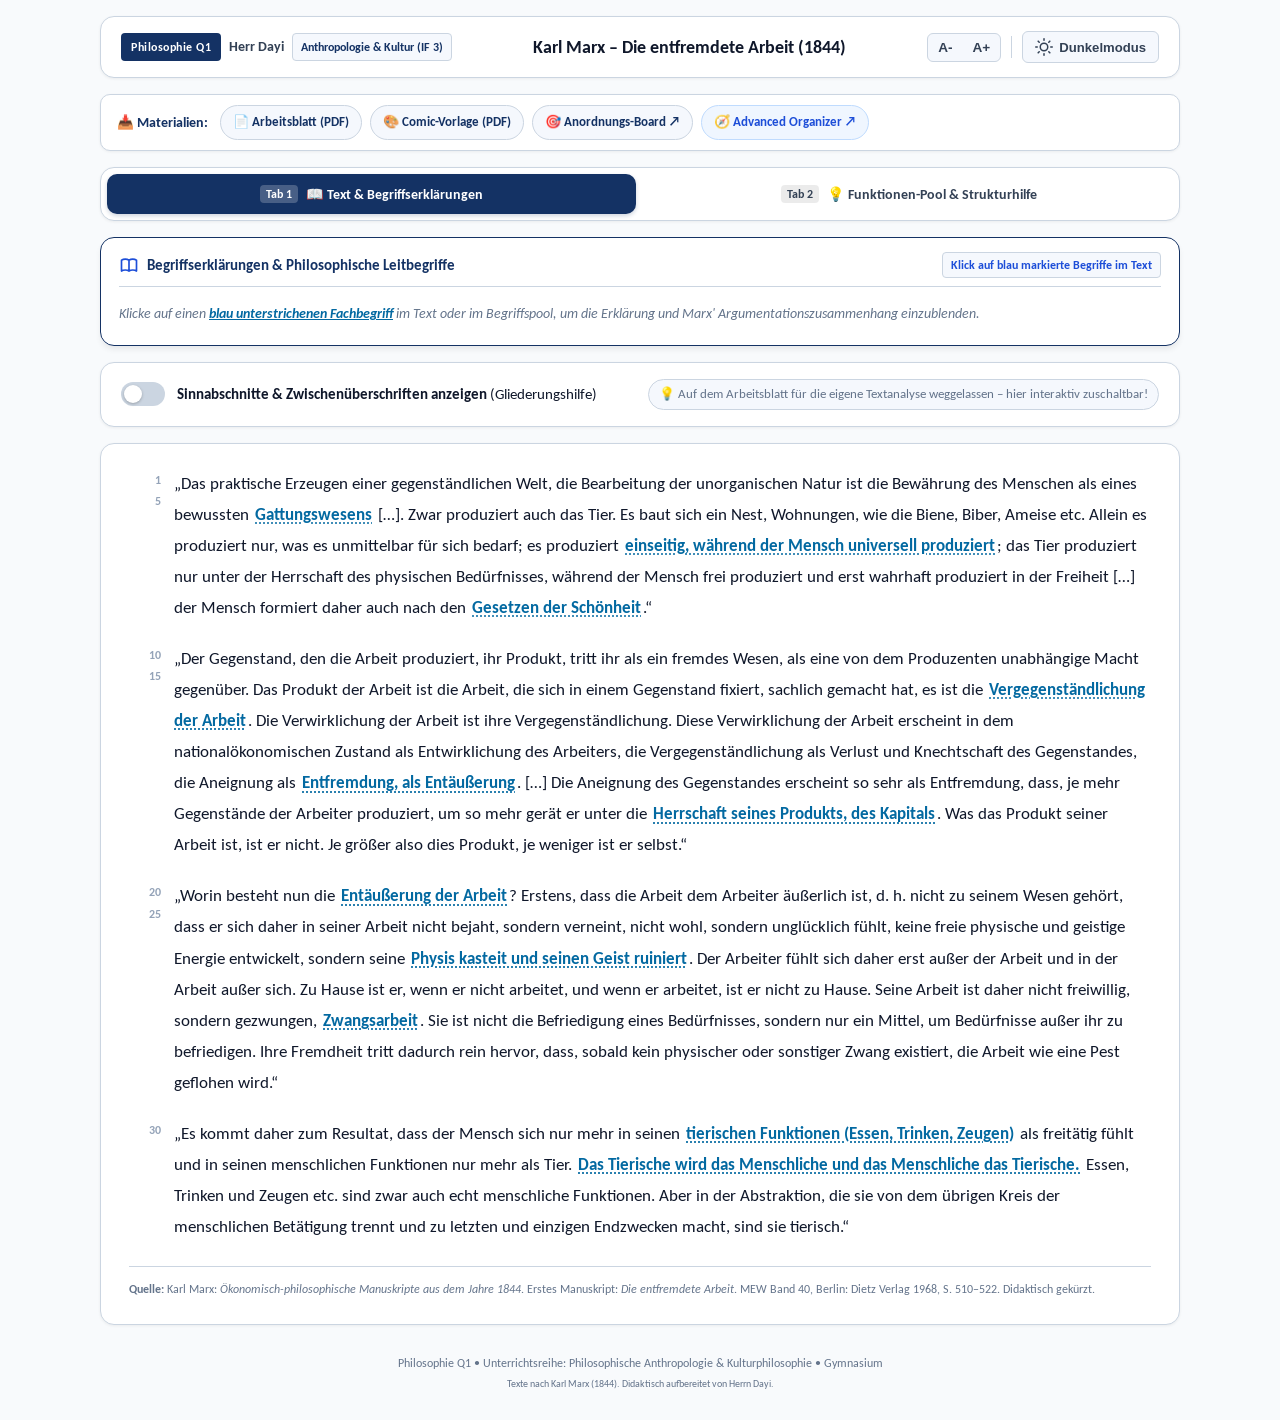
<file: index.html>
<!DOCTYPE html>
<html lang="de">
<head>
    <meta charset="UTF-8">
    <meta http-equiv="refresh" content="0; url=digitale%20Hilfe/">
    <title>Karl Marx: Digitale Lernumgebung</title>
    <script>window.location.href = "digitale%20Hilfe/";</script>
</head>
<body style="font-family: sans-serif; text-align: center; padding-top: 50px;">
    <p>Weiterleitung zur <a href="digitale%20Hilfe/">digitalen Hilfe</a>...</p>
</body>
</html>
</file>
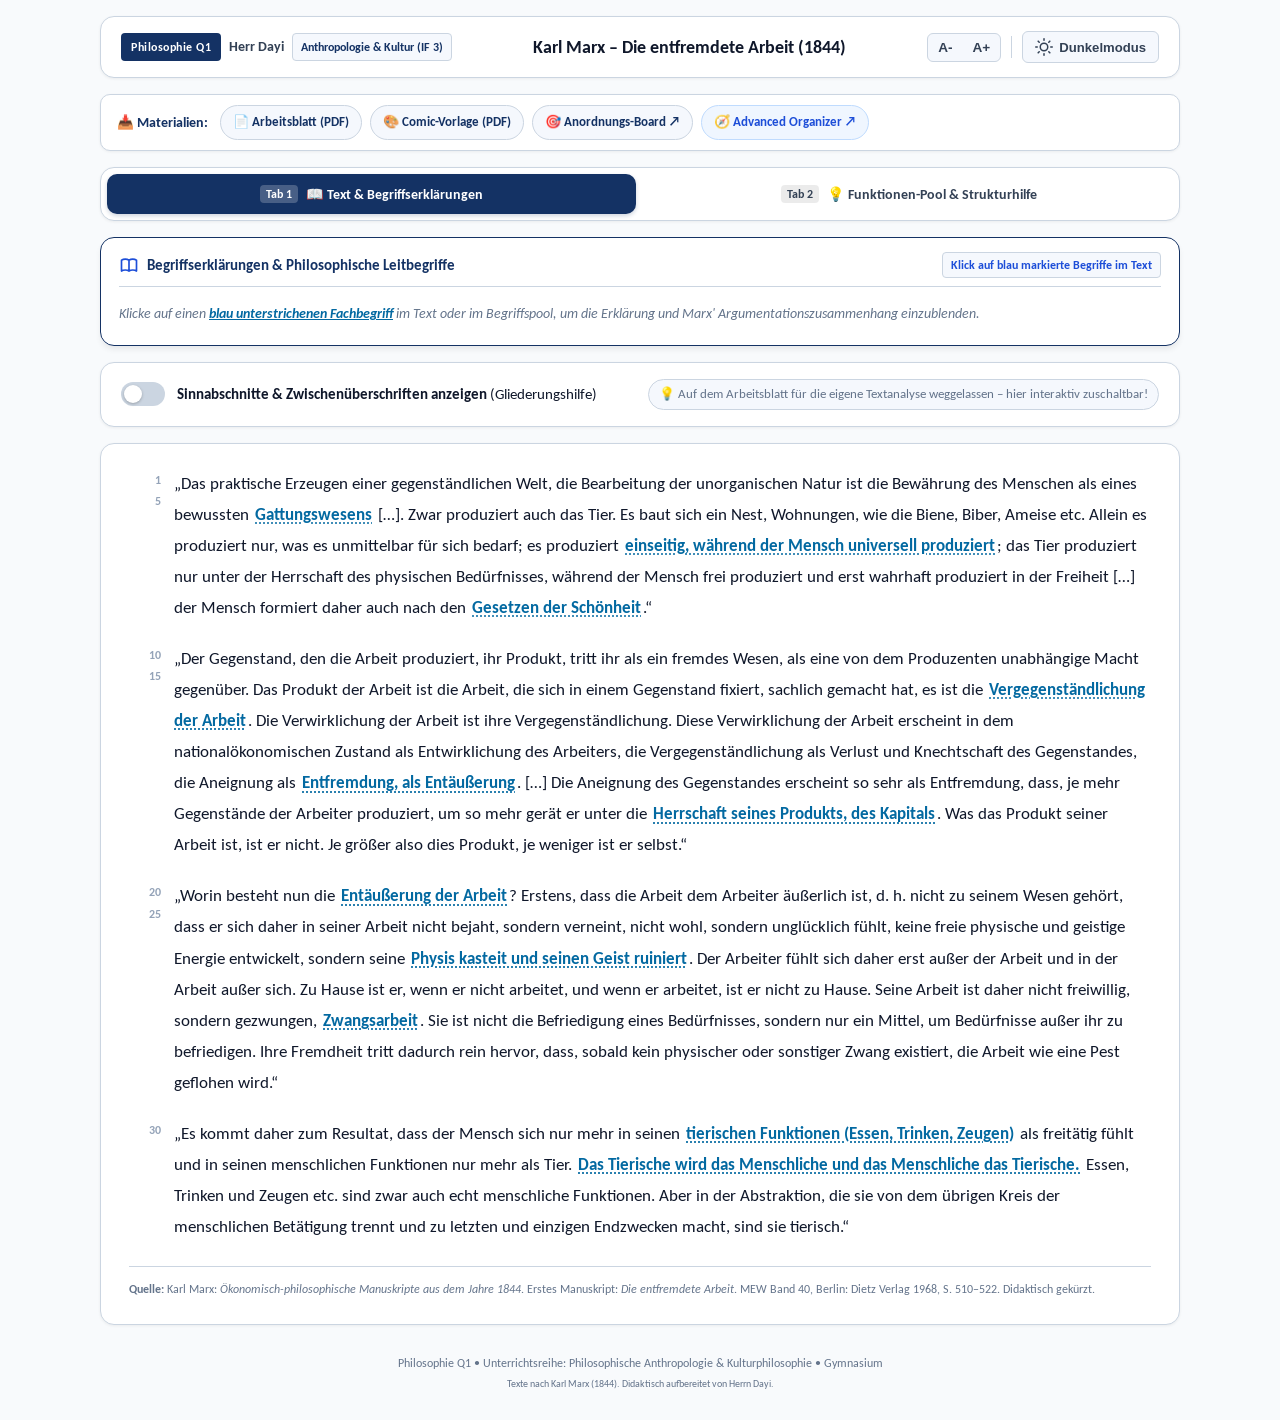
<file: digitale Hilfe/index.html>
<!DOCTYPE html>
<html lang="de">
<head>
    <meta charset="UTF-8">
    <meta name="viewport" content="width=device-width, initial-scale=1.0">
    <title>Karl Marx: Die entfremdete Arbeit (1844) – Digitale Lernumgebung</title>
    <!-- Google Fonts: Carlito (metric-compatible drop-in for Calibri) & Inter -->
    <link rel="preconnect" href="https://fonts.googleapis.com">
    <link rel="preconnect" href="https://fonts.gstatic.com" crossorigin>
    <link href="https://fonts.googleapis.com/css2?family=Carlito:ital,wght@0,400;0,700;1,400;1,700&family=Inter:wght@400;500;600;700&display=swap" rel="stylesheet">
    <link rel="stylesheet" href="style.css">
</head>
<body class="light-mode">
    <div class="app-container">

        <!-- Top App Header -->
        <header class="app-header">
            <div class="header-left">
                <span class="badge">Philosophie Q1</span>
                <span class="instructor">Herr Dayi</span>
                <span class="topic-tag">Anthropologie &amp; Kultur (IF 3)</span>
            </div>
            <div class="header-center">
                <h1 class="header-title">Karl Marx – Die entfremdete Arbeit (1844)</h1>
            </div>
            <div class="header-right">
                <div class="control-group">
                    <button id="btn-text-decrease" class="icon-btn" title="Schriftgröße verkleinern" aria-label="Schrift verkleinern">A-</button>
                    <button id="btn-text-increase" class="icon-btn" title="Schriftgröße vergrößern" aria-label="Schrift vergrößern">A+</button>
                </div>
                <div class="divider"></div>
                <button id="btn-theme-toggle" class="theme-toggle-btn" title="Farbschema wechseln" aria-label="Farbschema wechseln">
                    <svg class="sun-icon" xmlns="http://www.w3.org/2000/svg" width="18" height="18" viewBox="0 0 24 24" fill="none" stroke="currentColor" stroke-width="2" stroke-linecap="round" stroke-linejoin="round"><circle cx="12" cy="12" r="5"></circle><line x1="12" y1="1" x2="12" y2="3"></line><line x1="12" y1="21" x2="12" y2="23"></line><line x1="4.22" y1="4.22" x2="5.64" y2="5.64"></line><line x1="18.36" y1="18.36" x2="19.78" y2="19.78"></line><line x1="1" y1="12" x2="3" y2="12"></line><line x1="21" y1="12" x2="23" y2="12"></line><line x1="4.22" y1="19.78" x2="5.64" y2="18.36"></line><line x1="18.36" y1="5.64" x2="19.78" y2="4.22"></line></svg>
                    <svg class="moon-icon" xmlns="http://www.w3.org/2000/svg" width="18" height="18" viewBox="0 0 24 24" fill="none" stroke="currentColor" stroke-width="2" stroke-linecap="round" stroke-linejoin="round"><path d="M21 12.79A9 9 0 1 1 11.21 3 7 7 0 0 0 21 12.79z"></path></svg>
                    <span id="theme-text">Dunkelmodus</span>
                </button>
            </div>
        </header>

        <!-- Schnell-Download-Leiste -->
        <nav class="quick-downloads-bar" aria-label="Schnell-Downloads">
            <span style="font-weight: 700; color: var(--primary-blue); font-size: 0.85rem; margin-right: 4px;">📥 Materialien:</span>
            <a href="Arbeitsblatt_Marx.pdf" download class="dl-chip" title="Arbeitsblatt herunterladen">
                📄 Arbeitsblatt (PDF)
            </a>
            <a href="Comic_Vorlage_Marx.pdf" download class="dl-chip" title="Comic-Vorlage herunterladen">
                🎨 Comic-Vorlage (PDF)
            </a>
            <a href="https://herrdayi.github.io/Anordnung/" target="_blank" rel="noopener noreferrer" class="dl-chip" title="Zum interaktiven Anordnungs-Board für den Beamer">
                🎯 Anordnungs-Board ↗
            </a>
            <a href="https://herrdayi.github.io/AO/" target="_blank" rel="noopener noreferrer" class="dl-chip ao" title="Zum digitalen Advanced Organizer">
                🧭 Advanced Organizer ↗
            </a>
        </nav>

        <!-- Top Navigation (2 Tabs analog zu Freud) -->
        <nav class="top-chapter-nav" aria-label="Navigation">
            <button class="chap-tab-btn active" data-chap-tab="text">
                <span class="step-num">Tab 1</span>
                <span class="step-label">📖 Text &amp; Begriffserklärungen</span>
            </button>
            <button class="chap-tab-btn" data-chap-tab="hilfe">
                <span class="step-num">Tab 2</span>
                <span class="step-label">💡 Funktionen-Pool &amp; Strukturhilfe</span>
            </button>
        </nav>

        <!-- Main Content Area -->
        <main class="app-content-full">

            <!-- =============================================================== -->
            <!-- TAB 1: TEXT & BEGRIFFSERKLÄRUNGEN                               -->
            <!-- =============================================================== -->
            <div class="chap-panel active" id="chap-panel-text">

                <!-- Sticky Glossar Card -->
                <div class="card vocab-card-horizontal" id="vocab-card">
                    <div class="card-header">
                        <div class="card-header-left">
                            <svg class="card-icon" xmlns="http://www.w3.org/2000/svg" fill="none" viewBox="0 0 24 24" stroke="currentColor">
                                <path stroke-linecap="round" stroke-linejoin="round" stroke-width="2" d="M12 6.253v13m0-13C10.832 5.477 9.246 5 7.5 5S4.168 5.477 3 6.253v13C4.168 18.477 5.754 18 7.5 18s3.332.477 4.5 1.253m0-13C13.168 5.477 14.754 5 16.5 5c1.747 0 3.332.477 4.5 1.253v13C19.832 18.477 18.247 18 16.5 18c-1.746 0-3.332.477-4.5 1.253" />
                            </svg>
                            <h2>Begriffserklärungen &amp; Philosophische Leitbegriffe</h2>
                        </div>
                        <span class="vocab-hint-badge">Klick auf blau markierte Begriffe im Text</span>
                    </div>
                    <div class="card-body">
                        <div id="vocab-placeholder" class="placeholder-box">
                            Klicke auf einen <span class="vocab-inline-example">blau unterstrichenen Fachbegriff</span> im Text oder im Begriffspool, um die Erklärung und Marx' Argumentationszusammenhang einzublenden.
                        </div>
                        <div id="vocab-content" class="vocab-display hidden">
                            <div class="vocab-header-row">
                                <h3 id="vocab-title" class="vocab-title">Begriff</h3>
                                <span id="vocab-type" class="vocab-type">Kategorie</span>
                            </div>
                            <p id="vocab-definition" class="vocab-definition">Erklärung...</p>
                            <div class="vocab-context-box">
                                <strong>Marx' Argumentationsgang &amp; Kontext:</strong>
                                <p id="vocab-context">Kontext...</p>
                            </div>
                        </div>
                    </div>
                </div>

                <!-- Interaktiver Schalter für Sinnabschnitte & Zwischenüberschriften -->
                <div class="scaffolding-box">
                    <div class="scaffolding-header">
                        <label class="toggle-wrapper" for="toggle-sections">
                            <span class="switch">
                                <input type="checkbox" id="toggle-sections">
                                <span class="slider"></span>
                            </span>
                            <span class="toggle-label"><strong>Sinnabschnitte &amp; Zwischenüberschriften anzeigen</strong> (Gliederungshilfe)</span>
                        </label>
                        <span class="scaffolding-hint">💡 Auf dem Arbeitsblatt für die eigene Textanalyse weggelassen – hier interaktiv zuschaltbar!</span>
                    </div>
                    
                    <div id="sections-overview" class="sections-overview hidden">
                        <div class="section-badge-item sec-1">
                            <span class="badge-tag">Abschnitt 1 · Zeilen 1–7</span>
                            <span class="badge-title">I. Anthropologisches Ideal: Das Gattungswesen und freie Produktion</span>
                            <p class="badge-desc">Der Mensch beweist sich als Gattungswesen durch universelle, bewusste und freie Gestaltung der Natur nach den Gesetzen der Schönheit – im scharfen Kontrast zur einseitigen Tierproduktion.</p>
                        </div>
                        <div class="section-badge-item sec-2">
                            <span class="badge-tag">Abschnitt 2 · Zeilen 8–17</span>
                            <span class="badge-title">II. Entfremdung vom Produkt: Vergegenständlichung und Herrschaft des Kapitals</span>
                            <p class="badge-desc">Die Arbeit materialisiert sich im Gegenstand (Vergegenständlichung). Im Kapitalismus schlägt dies in Entfremdung um: Das eigene Werk wird zur fremden, feindlichen Macht (Kapital), die den Arbeiter knechtet.</p>
                        </div>
                        <div class="section-badge-item sec-3">
                            <span class="badge-tag">Abschnitt 3 · Zeilen 18–26</span>
                            <span class="badge-title">III. Entfremdung von der Tätigkeit: Zwangsarbeit und Kasteiung</span>
                            <p class="badge-desc">Die Arbeit gehört nicht zum Wesen des Arbeiters, sondern ist äußere Zwangsarbeit. Sie verneint das Subjekt, kasteit die Physis und ruiniert den Geist. Arbeit wird zum bloßen Mittel des nackten Überlebens.</p>
                        </div>
                        <div class="section-badge-item sec-4">
                            <span class="badge-tag">Abschnitt 4 · Zeilen 27–31</span>
                            <span class="badge-title">IV. Das anthropologische Paradoxon: Die Verkehrung von Mensch und Tier</span>
                            <p class="badge-desc">Die absurde Umkehrung menschlicher Existenz: Der Mensch fühlt sich nur noch bei tierischen Triebhandlungen (Essen, Trinken, Zeugen) frei – in seiner menschlichen Arbeit hingegen nur noch wie ein Tier.</p>
                        </div>
                    </div>
                </div>

                <!-- Textbereich mit zuschaltbaren Überschriften und Zeilennummern (analog zu Freud) -->
                <article class="philosophical-text">
                    
                    <!-- Zwischenüberschrift 1 (zuschaltbar) -->
                    <div class="section-heading-wrapper hidden" data-section="1">
                        <span class="section-chip">Abschnitt 1 · Z. 1–7</span>
                        <h3 class="section-heading">I. Anthropologisches Ideal: Das Gattungswesen und freie Produktion</h3>
                    </div>
                    <div class="text-paragraph" data-sec-p="1">
                        <span class="line-counter">1<br>5</span>
                        „Das praktische Erzeugen einer gegenständlichen Welt, die Bearbeitung der unorganischen Natur ist die Bewährung des Menschen als eines bewussten <span class="vocab-term" data-term="Gattungswesen">Gattungswesens</span> […]. Zwar produziert auch das Tier. Es baut sich ein Nest, Wohnungen, wie die Biene, Biber, Ameise etc. Allein es produziert nur, was es unmittelbar für sich bedarf; es produziert <span class="vocab-term" data-term="Universelle vs. einseitige Produktion">einseitig, während der Mensch universell produziert</span>; das Tier produziert nur unter der Herrschaft des physischen Bedürfnisses, während der Mensch frei produziert und erst wahrhaft produziert in der Freiheit […] der Mensch formiert daher auch nach den <span class="vocab-term" data-term="Gesetze der Schönheit">Gesetzen der Schönheit</span>.“
                    </div>

                    <!-- Zwischenüberschrift 2 (zuschaltbar) -->
                    <div class="section-heading-wrapper hidden" data-section="2">
                        <span class="section-chip">Abschnitt 2 · Z. 8–17</span>
                        <h3 class="section-heading">II. Entfremdung vom Produkt: Vergegenständlichung und Herrschaft des Kapitals</h3>
                    </div>
                    <div class="text-paragraph" data-sec-p="2">
                        <span class="line-counter">10<br>15</span>
                        „Der Gegenstand, den die Arbeit produziert, ihr Produkt, tritt ihr als ein fremdes Wesen, als eine von dem Produzenten unabhängige Macht gegenüber. Das Produkt der Arbeit ist die Arbeit, die sich in einem Gegenstand fixiert, sachlich gemacht hat, es ist die <span class="vocab-term" data-term="Vergegenständlichung (Objektivierung)">Vergegenständlichung der Arbeit</span>. Die Verwirklichung der Arbeit ist ihre Vergegenständlichung. Diese Verwirklichung der Arbeit erscheint in dem nationalökonomischen Zustand als Entwirklichung des Arbeiters, die Vergegenständlichung als Verlust und Knechtschaft des Gegenstandes, die Aneignung als <span class="vocab-term" data-term="Entfremdung &amp; Entäußerung">Entfremdung, als Entäußerung</span>. […] Die Aneignung des Gegenstandes erscheint so sehr als Entfremdung, dass, je mehr Gegenstände der Arbeiter produziert, um so mehr gerät er unter die <span class="vocab-term" data-term="Herrschaft des Kapitals">Herrschaft seines Produkts, des Kapitals</span>. Was das Produkt seiner Arbeit ist, ist er nicht. Je größer also dies Produkt, je weniger ist er selbst.“
                    </div>

                    <!-- Zwischenüberschrift 3 (zuschaltbar) -->
                    <div class="section-heading-wrapper hidden" data-section="3">
                        <span class="section-chip">Abschnitt 3 · Z. 18–26</span>
                        <h3 class="section-heading">III. Entfremdung von der Tätigkeit: Zwangsarbeit und Kasteiung</h3>
                    </div>
                    <div class="text-paragraph" data-sec-p="3">
                        <span class="line-counter">20<br>25</span>
                        „Worin besteht nun die <span class="vocab-term" data-term="Entfremdung &amp; Entäußerung">Entäußerung der Arbeit</span>? Erstens, dass die Arbeit dem Arbeiter äußerlich ist, d. h. nicht zu seinem Wesen gehört, dass er sich daher in seiner Arbeit nicht bejaht, sondern verneint, nicht wohl, sondern unglücklich fühlt, keine freie physische und geistige Energie entwickelt, sondern seine <span class="vocab-term" data-term="Kasteiung der Physis &amp; Ruin des Geistes">Physis kasteit und seinen Geist ruiniert</span>. Der Arbeiter fühlt sich daher erst außer der Arbeit und in der Arbeit außer sich. Zu Hause ist er, wenn er nicht arbeitet, und wenn er arbeitet, ist er nicht zu Hause. Seine Arbeit ist daher nicht freiwillig, sondern gezwungen, <span class="vocab-term" data-term="Zwangsarbeit">Zwangsarbeit</span>. Sie ist nicht die Befriedigung eines Bedürfnisses, sondern nur ein Mittel, um Bedürfnisse außer ihr zu befriedigen. Ihre Fremdheit tritt dadurch rein hervor, dass, sobald kein physischer oder sonstiger Zwang existiert, die Arbeit wie eine Pest geflohen wird.“
                    </div>

                    <!-- Zwischenüberschrift 4 (zuschaltbar) -->
                    <div class="section-heading-wrapper hidden" data-section="4">
                        <span class="section-chip">Abschnitt 4 · Z. 27–31</span>
                        <h3 class="section-heading">IV. Das anthropologische Paradoxon: Die Verkehrung von Mensch und Tier</h3>
                    </div>
                    <div class="text-paragraph" data-sec-p="4">
                        <span class="line-counter">30</span>
                        „Es kommt daher zum Resultat, dass der Mensch sich nur mehr in seinen <span class="vocab-term" data-term="Tierische vs. menschliche Funktionen">tierischen Funktionen (Essen, Trinken, Zeugen)</span> als freitätig fühlt und in seinen menschlichen Funktionen nur mehr als Tier. <span class="vocab-term" data-term="Anthropologisches Paradoxon">Das Tierische wird das Menschliche und das Menschliche das Tierische.</span> Essen, Trinken und Zeugen etc. sind zwar auch echt menschliche Funktionen. Aber in der Abstraktion, die sie von dem übrigen Kreis der menschlichen Betätigung trennt und zu letzten und einzigen Endzwecken macht, sind sie tierisch.“
                    </div>

                    <div class="text-source">
                        <strong>Quelle:</strong> Karl Marx: <em>Ökonomisch-philosophische Manuskripte aus dem Jahre 1844</em>. Erstes Manuskript: <em>Die entfremdete Arbeit</em>. MEW Band 40, Berlin: Dietz Verlag 1968, S. 510–522. Didaktisch gekürzt.
                    </div>
                </article>
            </div>

            <!-- =============================================================== -->
            <!-- TAB 2: FUNKTIONEN-POOL & STRUKTURHILFE                          -->
            <!-- =============================================================== -->
            <div class="chap-panel" id="chap-panel-hilfe">

                <!-- Methodenkarte: Kernaussagen-Rekonstruktion -->
                <div class="help-card featured">
                    <div class="help-card-header">
                        <span class="help-badge">Methodenkarte</span>
                        <h2 class="help-card-title">Methode: Kernaussagen-Rekonstruktion &amp; Argumentationsgang</h2>
                    </div>
                    <div class="guide-desc">
                        <strong>Ziel:</strong> Die isolierten Sätze wieder in den Gesamtzusammenhang des Textes einbetten und ihre argumentative Funktion aufdecken.
                    </div>
                    <div class="hierarchy-flow" style="margin-top: 8px;">
                        <div class="flow-step">
                            <span class="flow-step-num">Schritt 1 (Partnerarbeit / Kleingruppe)</span>
                            <div class="flow-step-title">Kernaussage erschließen</div>
                            <p class="flow-step-desc">Erklärt euren Satzstreifen in eigenen Worten und findet ein passendes Beispiel aus Alltag oder Arbeitswelt.</p>
                        </div>
                        <div class="flow-step">
                            <span class="flow-step-num">Schritt 2 (Plenum / Beamer-Board)</span>
                            <div class="flow-step-title">Hypothese zur Reihenfolge aufstellen</div>
                            <p class="flow-step-desc">Ordnet die Thesen gemeinsam am Beamer in eine logische Ursache-Wirkungs-Kette und begründet eure Kurshypothese.</p>
                        </div>
                        <div class="flow-step">
                            <span class="flow-step-num">Schritt 3 (Textabgleich &amp; Zeilennummern)</span>
                            <div class="flow-step-title">Textlokalisierung &amp; Funktionen bestimmen</div>
                            <p class="flow-step-desc">Sucht eure Zitate im Text (Seite 1), tragt die exakte Zeile ein und bestimmt die argumentative Funktion (Hilfe siehe Funktionspool unten).</p>
                        </div>
                        <div class="flow-step">
                            <span class="flow-step-num">Schritt 4 (Kultur-Urteil)</span>
                            <div class="flow-step-title">Synthese &amp; Reihenvergleich</div>
                            <p class="flow-step-desc">Beurteilt das anthropologische Paradoxon (Satz D) vor dem Hintergrund von Gehlen (Entlastung) und Freud (Triebverzicht).</p>
                        </div>
                    </div>
                </div>

                <!-- Funktionen-Pool: Stufenhilfe für die Tabelle -->
                <div class="help-card">
                    <div class="help-card-header">
                        <span class="help-badge">Funktionen-Pool</span>
                        <h3 class="help-card-title">Hilfe zur Tabelle: Die 4 argumentativen Funktionen der Sätze</h3>
                    </div>
                    <p class="guide-desc">
                        Auf dem Arbeitsblatt ist der Funktionen-Pool bewusst weggelassen worden, damit ihr die Zusammenhänge selbst erarbeitet. Falls ihr Unterstützung braucht, seht ihr hier die 4 Funktionen im Überblick:
                    </p>
                    
                    <div class="function-grid">
                        
                        <!-- Funktion 1 -->
                        <div class="function-item">
                            <div class="function-header">
                                <span class="function-label">Anthropologische Grundlegung</span>
                                <span class="function-sentence-badge">Satz A · Z. 1–7</span>
                            </div>
                            <div class="function-quote">
                                „Das praktische Erzeugen einer gegenständlichen Welt […] ist die Bewährung des Menschen als eines bewussten Gattungswesens […]“
                            </div>
                            <p class="function-explanation">
                                <strong>Funktion im Gedankengang:</strong> Definition des menschlichen Wesens als schöpferisch, bewusst und universell nach den Gesetzen der Schönheit. Dient als <em>positives normatives Ideal</em> und Ausgangspunkt der gesamten Kritik.
                            </p>
                            <div class="function-dimension">
                                📌 <strong>Befund:</strong> Das unentfremdete Gattungswesen (Positives Ideal)
                            </div>
                        </div>

                        <!-- Funktion 2 -->
                        <div class="function-item">
                            <div class="function-header">
                                <span class="function-label">Mechanismus der Entfremdung</span>
                                <span class="function-sentence-badge">Satz B · Z. 8–17</span>
                            </div>
                            <div class="function-quote">
                                „Der Gegenstand, den die Arbeit produziert […] tritt ihr als ein fremdes Wesen […] gegenüber […] je mehr Gegenstände der Arbeiter produziert, um so mehr gerät er unter die Herrschaft seines Produkts, des Kapitals.“
                            </div>
                            <p class="function-explanation">
                                <strong>Funktion im Gedankengang:</strong> Kausale Herleitung der materiellen Enteignung: Die Vergegenständlichung schlägt im Kapitalismus in Enteignung um; das tote Werk verselbstständigt sich und knechtet den lebendigen Schöpfer.
                            </p>
                            <div class="function-dimension">
                                📌 <strong>Befund:</strong> 1. Dimension – Entfremdung vom Arbeitsprodukt
                            </div>
                        </div>

                        <!-- Funktion 3 -->
                        <div class="function-item">
                            <div class="function-header">
                                <span class="function-label">Kausale Wesensbestimmung</span>
                                <span class="function-sentence-badge">Satz C · Z. 18–26</span>
                            </div>
                            <div class="function-quote">
                                „Die Arbeit ist dem Arbeiter äußerlich […] dass er sich daher in seiner Arbeit nicht bejaht, sondern verneint […] seine Physis kasteit und seinen Geist ruiniert […] Seine Arbeit ist daher […] Zwangsarbeit.“
                            </div>
                            <p class="function-explanation">
                                <strong>Funktion im Gedankengang:</strong> Phänomenologische Wirkungsanalyse auf Körper und Geist: Unfreie Lohnarbeit ist keine Selbstverwirklichung, sondern zerstörerische Zwangsarbeit zur bloßen Existenzsicherung.
                            </p>
                            <div class="function-dimension">
                                📌 <strong>Befund:</strong> 2. Dimension – Entfremdung von der Tätigkeit
                            </div>
                        </div>

                        <!-- Funktion 4 -->
                        <div class="function-item">
                            <div class="function-header">
                                <span class="function-label">Anthropologisches Paradoxon</span>
                                <span class="function-sentence-badge">Satz D · Z. 27–31</span>
                            </div>
                            <div class="function-quote">
                                „Es kommt daher zum Resultat, dass der Mensch sich nur mehr in seinen tierischen Funktionen […] als freitätig fühlt und in seinen menschlichen Funktionen nur mehr als Tier. Das Tierische wird das Menschliche und das Menschliche das Tierische.“
                            </div>
                            <p class="function-explanation">
                                <strong>Funktion im Gedankengang:</strong> Dialektische Zuspitzung und Schlusspointe des Arguments: Vollständige Verkehrung des Menschseins – Freiheit wird nur noch im Biologischen empfunden, die schöpferische Arbeit zur tierischen Plackerei.
                            </p>
                            <div class="function-dimension">
                                📌 <strong>Befund:</strong> 3. Dimension – Entfremdung vom Gattungswesen &amp; Verkehrung
                            </div>
                        </div>

                    </div>
                </div>

                <!-- Stufenhilfe: Begriffspool -->
                <div class="help-card">
                    <div class="help-card-header">
                        <span class="help-badge">Wortspeicher</span>
                        <h3 class="help-card-title">Begriffspool (Klick zum Nachschlagen im Glossar)</h3>
                    </div>
                    <p class="guide-desc">Klicke auf einen Begriff, um direkt zur Erklärung und zum Kontext in Tab 1 zu springen:</p>
                    <div class="tag-cloud">
                        <span class="term-tag core" data-term="Gattungswesen">Gattungswesen (!)</span>
                        <span class="term-tag" data-term="Universelle vs. einseitige Produktion">Universelle vs. einseitige Produktion</span>
                        <span class="term-tag core" data-term="Gesetze der Schönheit">Gesetze der Schönheit (!)</span>
                        <span class="term-tag core" data-term="Vergegenständlichung (Objektivierung)">Vergegenständlichung (!)</span>
                        <span class="term-tag core" data-term="Entfremdung &amp; Entäußerung">Entfremdung &amp; Entäußerung (!)</span>
                        <span class="term-tag core" data-term="Herrschaft des Kapitals">Herrschaft des Kapitals (!)</span>
                        <span class="term-tag core" data-term="Kasteiung der Physis &amp; Ruin des Geistes">Kasteiung der Physis &amp; Ruin des Geistes (!)</span>
                        <span class="term-tag core" data-term="Zwangsarbeit">Zwangsarbeit (!)</span>
                        <span class="term-tag core" data-term="Anthropologisches Paradoxon">Anthropologisches Paradoxon (!)</span>
                        <span class="term-tag" data-term="Tierische vs. menschliche Funktionen">Tierische vs. menschliche Funktionen</span>
                    </div>
                </div>

                <!-- Verknüpfung zum Advanced Organizer -->
                <div class="ao-banner">
                    <div class="ao-banner-content">
                        <h3 style="color: var(--primary-blue); font-size: 1.05rem; margin-bottom: 6px;">🧭 Reihenkontext: Der Advanced Organizer</h3>
                        <p style="font-size: 0.85rem; line-height: 1.5; color: var(--text-secondary);">
                            Vergleicht die drei Positionen unserer Reihe: Während <strong>Gehlen</strong> Kultur als schützende Entlastung begreift und <strong>Freud</strong> die seelischen Kosten des Triebverzichts aufdeckt, entlarvt <strong>Marx</strong> die kapitalistische Arbeit als Zerstörung des menschlichen Gattungswesens.
                        </p>
                    </div>
                    <a href="https://herrdayi.github.io/AO/" target="_blank" rel="noopener noreferrer" class="ao-btn">
                        🧭 Zum Advanced Organizer ↗
                    </a>
                </div>

            </div>

        </main>

        <!-- Footer -->
        <footer class="app-footer">
            <p>Philosophie Q1 • Unterrichtsreihe: Philosophische Anthropologie &amp; Kulturphilosophie • Gymnasium</p>
            <p><small>Texte nach Karl Marx (1844). Didaktisch aufbereitet von Herrn Dayi.</small></p>
        </footer>

    </div>

    <script src="script.js"></script>
</body>
</html>
</file>
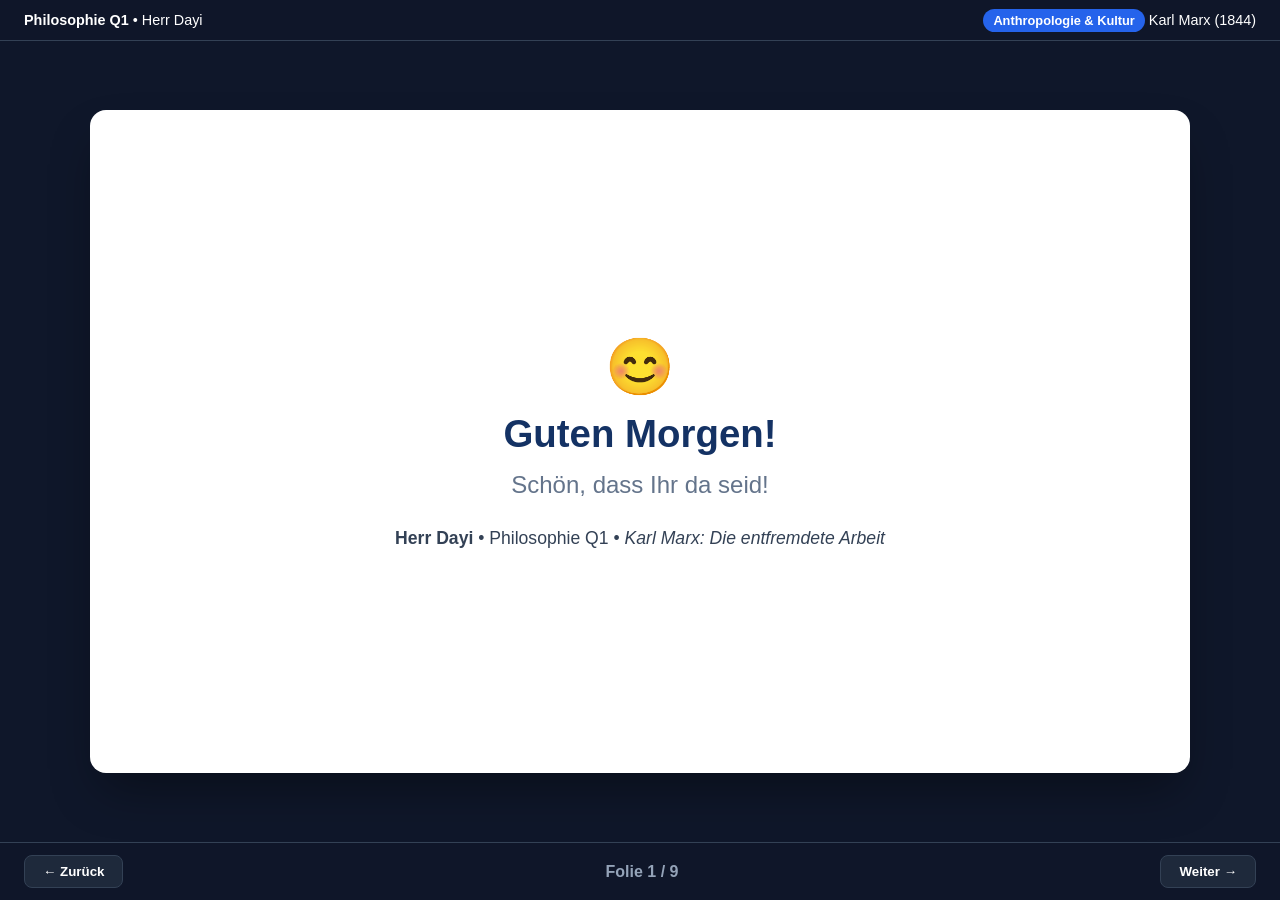
<file: Präsentation/index.html>
<!DOCTYPE html>
<html lang="de">
<head>
  <meta charset="UTF-8">
  <meta name="viewport" content="width=device-width, initial-scale=1.0">
  <title>Karl Marx: Die entfremdete Arbeit – Präsentation Q1</title>
  <style>
    :root {
      --primary: #143264;
      --accent: #2563eb;
      --accent-hover: #1d4ed8;
      --bg: #f8fafc;
      --card-bg: #ffffff;
      --text: #0f172a;
      --text-muted: #64748b;
      --border: #cbd5e1;
      --danger: #dc2626;
      --gold: #f59e0b;
    }
    * { box-sizing: border-box; margin: 0; padding: 0; font-family: -apple-system, BlinkMacSystemFont, "Segoe UI", Roboto, "Helvetica Neue", sans-serif; }
    body {
      background: #0f172a;
      color: var(--text);
      display: flex;
      flex-direction: column;
      height: 100vh;
      overflow: hidden;
    }
    header {
      background: rgba(15, 23, 42, 0.95);
      padding: 12px 24px;
      color: #fff;
      display: flex;
      justify-content: space-between;
      align-items: center;
      border-bottom: 1px solid #334155;
      font-size: 0.9rem;
    }
    .badge {
      background: var(--accent);
      color: white;
      padding: 4px 10px;
      border-radius: 9999px;
      font-size: 0.8rem;
      font-weight: 700;
    }
    .container {
      flex: 1;
      display: flex;
      align-items: center;
      justify-content: center;
      padding: 24px;
    }
    .slide {
      display: none;
      width: 100%;
      max-width: 1100px;
      height: 88%;
      background: var(--card-bg);
      border-radius: 16px;
      box-shadow: 0 25px 50px -12px rgba(0, 0, 0, 0.4);
      padding: 36px 48px;
      flex-direction: column;
      animation: fadeIn 0.25s ease;
      overflow-y: auto;
    }
    .slide.active { display: flex; }
    @keyframes fadeIn {
      from { opacity: 0; transform: translateY(6px); }
      to { opacity: 1; transform: translateY(0); }
    }
    h1 { color: var(--primary); font-size: 2.4rem; margin-bottom: 10px; }
    h2 { color: var(--primary); font-size: 1.7rem; margin-bottom: 18px; border-bottom: 2px solid #e2e8f0; padding-bottom: 8px; display: flex; align-items: center; gap: 10px; }
    h3 { color: var(--accent); font-size: 1.2rem; margin-bottom: 8px; }
    p, li { font-size: 1.15rem; line-height: 1.6; color: #334155; }
    ul { margin-left: 24px; margin-bottom: 14px; }
    li { margin-bottom: 8px; }
    .grid-2 {
      display: grid;
      grid-template-columns: 1fr 1fr;
      gap: 20px;
      margin-top: 12px;
    }
    .card {
      background: #f1f5f9;
      padding: 20px;
      border-radius: 10px;
      border-left: 5px solid var(--primary);
    }
    .quote-box {
      font-style: italic;
      font-size: 1.25rem;
      border-left: 4px solid var(--accent);
      padding-left: 16px;
      margin: 14px 0;
      color: #1e293b;
      line-height: 1.5;
    }
    .action-btn {
      background: var(--accent);
      color: white;
      text-decoration: none;
      padding: 10px 18px;
      border-radius: 8px;
      font-weight: 600;
      display: inline-block;
      transition: background 0.2s;
    }
    .action-btn:hover { background: var(--accent-hover); }
    .footer-bar {
      background: rgba(15, 23, 42, 0.95);
      padding: 12px 24px;
      display: flex;
      justify-content: space-between;
      align-items: center;
      border-top: 1px solid #334155;
    }
    .nav-btn {
      background: #1e293b;
      color: #fff;
      border: 1px solid #334155;
      padding: 8px 18px;
      border-radius: 8px;
      cursor: pointer;
      font-weight: 600;
      transition: all 0.2s;
    }
    .nav-btn:hover { background: var(--accent); }
    .slide-counter { color: #94a3b8; font-weight: 600; }
  </style>
</head>
<body>

  <header>
    <div><strong>Philosophie Q1</strong> &bull; Herr Dayi</div>
    <div><span class="badge">Anthropologie &amp; Kultur</span> Karl Marx (1844)</div>
  </header>

  <div class="container">

    <!-- FOLIE 1: TITEL (Freud-Stil) -->
    <div class="slide active">
      <div style="margin: auto; text-align: center;">
        <div style="font-size: 3.5rem; margin-bottom: 12px;">😊</div>
        <h1>Guten Morgen!</h1>
        <p style="font-size: 1.5rem; color: #64748b; margin-bottom: 24px;">Schön, dass Ihr da seid!</p>
        <div style="margin-top: 20px; font-size: 1.1rem; color: #334155;">
          <strong>Herr Dayi</strong> &bull; Philosophie Q1 &bull; <em>Karl Marx: Die entfremdete Arbeit</em>
        </div>
      </div>
    </div>

    <!-- FOLIE 2: CHAPLIN EINSTIEG (Video & offenes Problem) -->
    <div class="slide">
      <h2>🎬 Einstieg: Charlie Chaplin – Moderne Zeiten (1936)</h2>
      <div style="margin-top: 14px;">
        <div class="card">
          <h3 style="color: var(--primary);">🎥 Beobachtungsauftrag:</h3>
          <p style="font-size: 1.25rem;">Was geschieht mit Charlie an der Maschine? Wie verändern sich Körper, Geist und Verhalten?</p>
        </div>
        <div style="margin-top: 40px; padding: 24px; border: 2px dashed #cbd5e1; border-radius: 12px; min-height: 220px;">
          <h3 style="color: #dc2626; font-size: 1.4rem;">⚠️ Problem / Leitfrage:</h3>
          <p style="color: #94a3b8; font-style: italic; margin-top: 10px;">[Freiraum für gemeinsame Notizen &amp; Problemformulierung]</p>
        </div>
      </div>
    </div>

    <!-- FOLIE 3: HEUTIGER PLAN (nach Problemerarbeitung) -->
    <div class="slide">
      <h2>📋 Heutiger Plan</h2>
      <ul style="font-size: 1.3rem; line-height: 2.3; margin-top: 24px; list-style: none;">
        <li>💬 <strong>1. Erschließung:</strong> Die Kernaussagen (Think &amp; Group)</li>
        <li>🎛️ <strong>2. Rekonstruktion:</strong> Kernaussagen-Board am Beamer</li>
        <li>🏛️ <strong>3. Erarbeitung &amp; Sicherung:</strong> Die 4 Dimensionen der Entfremdung</li>
        <li>🎨 <strong>4. Transfer:</strong> Marx im Meme</li>
        <li>✅ <strong>5. Check-Out:</strong> Reflexion</li>
      </ul>
    </div>

    <!-- FOLIE 4: 1. THINK & GROUP -->
    <div class="slide">
      <h2>💬 1. Erschließung: Die Kernaussagen</h2>
      <div class="card" style="margin-top: 10px;">
        <h3>Textausschnitte:</h3>
        <p>Jede Gruppe erhält <strong>einen isolierten Satz</strong> aus einem philosophischen Text.</p>
      </div>
      <div style="margin-top: 24px;">
        <h3>Arbeitsaufträge in der Gruppe:</h3>
        <ul>
          <li><strong>1. Eigene Worte:</strong> Was will uns der Philosoph mit diesem Satz sagen? Formuliert eine prägnante Erklärung.</li>
          <li><strong>2. Chaplin-Bezug &amp; Alltag:</strong> Passt dieser Satz zu Chaplins Fabrikschicksal? Findet ein heutiges Alltagsbeispiel.</li>
        </ul>
      </div>
      <div style="margin-top: 24px; color: var(--text-muted); font-size: 1.05rem;">
        ⏱️ <strong>Zeit:</strong> ca. 8–10 Min. | 👥 <strong>Sozialform:</strong> Kleingruppen
      </div>
    </div>

    <!-- FOLIE 5: 2. BEAMER-REKONSTRUKTION -->
    <div class="slide">
      <h2>🎛️ 2. Rekonstruktion: Kernaussagen-Board</h2>
      <div class="card" style="margin-top: 10px;">
        <h3>Arbeitsauftrag:</h3>
        <p style="font-size: 1.2rem;">Bringt die 4 Aussagen am Beamer in eine <strong>logische Reihenfolge</strong> (Ursache &rarr; Folge) und begründet eure Kurshypothese!</p>
      </div>
      <div style="margin-top: 20px;" class="grid-2">
        <div style="border: 1px solid #cbd5e1; border-radius: 10px; overflow: hidden; box-shadow: 0 4px 6px -1px rgba(0,0,0,0.1);">
          <img src="screenshot_board.png" alt="Kernaussagen-Board" style="width: 100%; height: auto; display: block;">
        </div>
        <div style="display: flex; flex-direction: column; align-items: center; justify-content: center; gap: 16px;">
          <a href="../digitale Hilfe/kernaussagen_board.html" target="_blank" class="action-btn" style="font-size: 1.2rem; padding: 16px 28px;">
            🚀 Kernaussagen-Board öffnen &rarr;
          </a>
          <span style="font-size: 0.9rem; color: var(--text-muted);">(Interaktives Beamer-Tool mit Mischen &amp; Kette)</span>
        </div>
      </div>
    </div>

    <!-- FOLIE 6: 3. SCHULBUCHTEXT ERARBEITUNG -->
    <div class="slide">
      <h2>📖 3. Erarbeitung: Schulbuchtext (S. 168–170)</h2>
      <div class="grid-2" style="margin-top: 10px;">
        <div>
          <h3>Arbeitsauftrag:</h3>
          <ul>
            <li><strong>1. Textabgleich:</strong> Findet eure Kernaussage im Originaltext wieder. Hatten wir am Beamer recht?</li>
            <li><strong>2. Entfremdungsdimension:</strong> Welcher Aspekt der Entfremdung wird in eurem Textabschnitt beschrieben?</li>
          </ul>
          <div style="margin-top: 20px; color: var(--text-muted); font-size: 1.05rem;">
            ⏱️ <strong>Zeit:</strong> ca. 20 Min. | 👥 <strong>Sozialform:</strong> PA / Kleingruppe
          </div>
          <div style="margin-top: 18px; font-size: 0.95rem; background: #e0f2fe; padding: 12px; border-radius: 8px; border-left: 4px solid var(--accent);">
            🏃 <strong>Sprinter-Aufgabe:</strong> Vergleicht Marx mit Rousseau: Wo verortet Marx das wahre Wesen des Menschen?
          </div>
        </div>
        <div class="card" style="text-align: center; display: flex; flex-direction: column; align-items: center; justify-content: center; gap: 14px;">
          <h3>📱 Digitale Hilfestellung</h3>
          <p style="font-size: 0.95rem; color: var(--text-muted);">Glossar &amp; gestufte Hilfen:</p>
          <a href="../digitale Hilfe/index.html" target="_blank" class="action-btn">
            📖 Hilfestellung aufrufen
          </a>
        </div>
      </div>
    </div>

    <!-- FOLIE 7: TAFELSICHERUNG (LEER / FREIRAUM) -->
    <div class="slide">
      <h2>🏛️ Sicherung: Die 4 Dimensionen der Entfremdung</h2>
      <div style="margin-top: 20px; border: 2px dashed #cbd5e1; border-radius: 12px; height: 75%; display: flex; align-items: center; justify-content: center; color: #94a3b8; font-style: italic; font-size: 1.2rem;">
        [Freiraum für gemeinsame Notizen &amp; Tafelbild / Smartboard]
      </div>
    </div>

    <!-- FOLIE 8: 4. TRANSFER: MEME -->
    <div class="slide">
      <h2>🎨 4. Transfer: Marx im Meme</h2>
      <div class="card" style="margin-top: 10px;">
        <h3 style="font-size: 1.3rem;">💡 Arbeitsauftrag:</h3>
        <p style="font-size: 1.25rem; margin-top: 4px;">Stellt Karl Marx’ Kritik der entfremdeten Arbeit in einem <strong>pointierten Meme</strong> dar!</p>
      </div>

      <div class="grid-2" style="margin-top: 20px;">
        <div class="card">
          <h3>🎨 Freie Formatwahl:</h3>
          <ul style="font-size: 1.15rem; margin-top: 12px; line-height: 1.8;">
            <li>💻 <strong>Digital:</strong> Freie Vorlage im Meme-Generator wählen und eigenen Text setzen.</li>
            <li>✏️ <strong>Analog:</strong> Die 4-Panel Comic-Vorlage nutzen (freie Skizzen, Dialoge &amp; Pointen).</li>
          </ul>
          <div style="margin-top: 24px; color: var(--text-muted); font-size: 1.05rem;">
            ⏱️ <strong>Zeit:</strong> ca. 15 Min. | 👥 <strong>Sozialform:</strong> EA / PA
          </div>
        </div>

        <div class="card" style="text-align: center; display: flex; flex-direction: column; align-items: center; justify-content: center; gap: 14px;">
          <h3>📱 Online Meme-Generator</h3>
          <p style="font-size: 0.95rem; color: var(--text-muted);">Kostenlos &amp; ohne Anmeldung:</p>
          <a href="https://imageresizer.com/de/meme-generator" target="_blank" class="action-btn" style="font-size: 1.2rem; padding: 14px 28px;">
            🎨 Meme-Generator öffnen &rarr;
          </a>
          <span style="font-size: 0.9rem; color: var(--text-muted);">(imageresizer.com/de/meme-generator)</span>
        </div>
      </div>
    </div>

    <!-- FOLIE 9: 5. CHECK-OUT -->
    <div class="slide">
      <h2>✅ 5. Check-Out</h2>
      <div style="display: flex; flex-direction: column; gap: 24px; margin-top: 24px;">
        <div class="card" style="border-left: 6px solid #eab308;">
          <h3 style="color: #a16207; font-size: 1.35rem;">💡 1. Ich weiß jetzt ...</h3>
        </div>
        <div class="card" style="border-left: 6px solid #3b82f6;">
          <h3 style="color: #1d4ed8; font-size: 1.35rem;">🧠 2. Besonders spannend fand ich heute ...</h3>
        </div>
        <div class="card" style="border-left: 6px solid #10b981;">
          <h3 style="color: #047857; font-size: 1.35rem;">❓ 3. Diese Frage nehme ich mit ...</h3>
        </div>
      </div>
    </div>

  </div>

  <div class="footer-bar">
    <button class="nav-btn" onclick="prevSlide()">&#8592; Zurück</button>
    <div class="slide-counter" id="counter">Folie 1 / 9</div>
    <button class="nav-btn" onclick="nextSlide()">Weiter &#8594;</button>
  </div>

  <script>
    let currentSlide = 0;
    const slides = document.querySelectorAll(".slide");
    const counter = document.getElementById("counter");

    function updateSlides() {
      slides.forEach((s, idx) => s.classList.toggle("active", idx === currentSlide));
      counter.textContent = `Folie ${currentSlide + 1} / ${slides.length}`;
    }

    function nextSlide() {
      if (currentSlide < slides.length - 1) {
        currentSlide++;
        updateSlides();
      }
    }

    function prevSlide() {
      if (currentSlide > 0) {
        currentSlide--;
        updateSlides();
      }
    }

    document.addEventListener("keydown", (e) => {
      if (e.key === "ArrowRight" || e.key === " " || e.key === "PageDown") nextSlide();
      if (e.key === "ArrowLeft" || e.key === "PageUp") prevSlide();
    });
  </script>
</body>
</html>
</file>
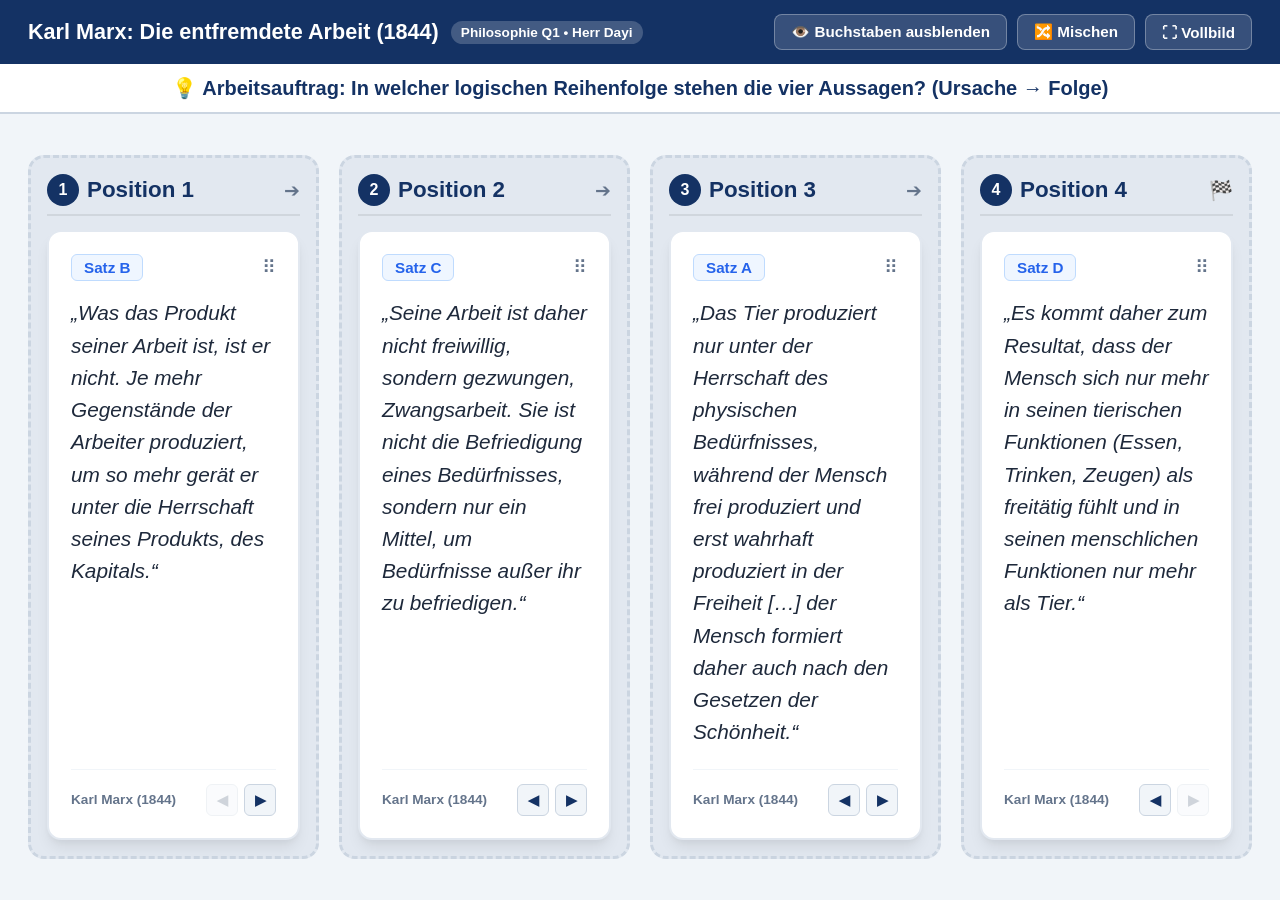
<file: digitale Hilfe/kernaussagen_board.html>
<!DOCTYPE html>
<html lang="de">
<head>
  <meta charset="UTF-8">
  <meta name="viewport" content="width=device-width, initial-scale=1.0">
  <title>Karl Marx – Kernaussagen anordnen</title>
  <style>
    :root {
      --primary: #143264;
      --primary-dark: #0a1931;
      --accent: #2563eb;
      --accent-hover: #1d4ed8;
      --bg: #f1f5f9;
      --card-bg: #ffffff;
      --slot-bg: #e2e8f0;
      --text: #0f172a;
      --text-muted: #64748b;
      --border: #cbd5e1;
    }

    * {
      box-sizing: border-box;
      margin: 0;
      padding: 0;
      font-family: -apple-system, BlinkMacSystemFont, "Segoe UI", Roboto, Helvetica, Arial, sans-serif;
    }

    body {
      background: var(--bg);
      color: var(--text);
      min-height: 100vh;
      display: flex;
      flex-direction: column;
      padding: 0;
    }

    header {
      background: var(--primary);
      color: #fff;
      padding: 14px 28px;
      display: flex;
      justify-content: space-between;
      align-items: center;
      box-shadow: 0 4px 12px rgba(0, 0, 0, 0.15);
    }

    .header-title {
      font-size: 1.35rem;
      font-weight: 700;
      display: flex;
      align-items: center;
      gap: 12px;
    }

    .badge {
      background: rgba(255, 255, 255, 0.2);
      padding: 4px 10px;
      border-radius: 999px;
      font-size: 0.85rem;
      font-weight: 600;
    }

    .header-actions {
      display: flex;
      gap: 10px;
    }

    .btn {
      background: rgba(255, 255, 255, 0.15);
      color: #fff;
      border: 1px solid rgba(255, 255, 255, 0.3);
      padding: 8px 16px;
      border-radius: 8px;
      font-size: 0.95rem;
      font-weight: 600;
      cursor: pointer;
      display: inline-flex;
      align-items: center;
      gap: 8px;
      transition: all 0.2s;
    }

    .btn:hover {
      background: rgba(255, 255, 255, 0.3);
      transform: translateY(-1px);
    }

    .banner {
      background: #ffffff;
      border-bottom: 2px solid var(--border);
      padding: 12px 28px;
      display: flex;
      align-items: center;
      justify-content: center;
      text-align: center;
      font-size: 1.25rem;
      font-weight: 600;
      color: var(--primary);
      gap: 8px;
    }

    .main-container {
      flex: 1;
      padding: 24px 28px;
      display: flex;
      flex-direction: column;
      justify-content: center;
      max-width: 1700px;
      margin: 0 auto;
      width: 100%;
    }

    .board-grid {
      display: grid;
      grid-template-columns: repeat(4, 1fr);
      gap: 20px;
      align-items: stretch;
    }

    .slot {
      background: var(--slot-bg);
      border: 3px dashed var(--border);
      border-radius: 16px;
      padding: 16px;
      display: flex;
      flex-direction: column;
      min-height: 520px;
      transition: all 0.2s ease;
      position: relative;
    }

    .slot.drag-over {
      background: #dbeafe;
      border-color: var(--accent);
      transform: scale(1.02);
    }

    .slot-header {
      display: flex;
      justify-content: space-between;
      align-items: center;
      margin-bottom: 14px;
      padding-bottom: 8px;
      border-bottom: 2px solid rgba(0, 0, 0, 0.08);
    }

    .slot-number {
      font-size: 1.4rem;
      font-weight: 800;
      color: var(--primary);
      display: flex;
      align-items: center;
      gap: 8px;
    }

    .slot-indicator {
      background: var(--primary);
      color: #fff;
      width: 32px;
      height: 32px;
      border-radius: 50%;
      display: flex;
      align-items: center;
      justify-content: center;
      font-size: 1rem;
    }

    .arrow-icon {
      font-size: 1.2rem;
      color: var(--text-muted);
    }

    /* Cards */
    .card {
      background: var(--card-bg);
      border-radius: 14px;
      border: 2px solid #e2e8f0;
      box-shadow: 0 10px 15px -3px rgba(0, 0, 0, 0.08), 0 4px 6px -2px rgba(0, 0, 0, 0.04);
      padding: 22px;
      display: flex;
      flex-direction: column;
      justify-content: space-between;
      flex: 1;
      cursor: grab;
      user-select: none;
      transition: transform 0.2s, box-shadow 0.2s, border-color 0.2s;
    }

    .card:active {
      cursor: grabbing;
    }

    .card.dragging {
      opacity: 0.4;
      transform: scale(0.96);
    }

    .card-top {
      display: flex;
      justify-content: space-between;
      align-items: center;
      margin-bottom: 16px;
    }

    .card-badge {
      background: #eff6ff;
      color: var(--accent);
      border: 1px solid #bfdbfe;
      font-weight: 700;
      font-size: 0.95rem;
      padding: 4px 12px;
      border-radius: 6px;
    }

    .card-badge.hidden {
      display: none;
    }

    .drag-handle {
      color: var(--text-muted);
      font-size: 1.2rem;
      cursor: grab;
    }

    .card-quote {
      font-size: 1.3rem;
      line-height: 1.55;
      color: #1e293b;
      font-style: italic;
      flex: 1;
    }

    .card-bottom {
      margin-top: 20px;
      padding-top: 14px;
      border-top: 1px solid #f1f5f9;
      display: flex;
      justify-content: space-between;
      align-items: center;
    }

    .author-tag {
      font-size: 0.85rem;
      color: var(--text-muted);
      font-weight: 600;
    }

    .move-buttons {
      display: flex;
      gap: 6px;
    }

    .btn-move {
      background: #f1f5f9;
      border: 1px solid #cbd5e1;
      color: var(--primary);
      width: 32px;
      height: 32px;
      border-radius: 6px;
      font-size: 0.9rem;
      font-weight: 700;
      cursor: pointer;
      display: flex;
      align-items: center;
      justify-content: center;
      transition: all 0.15s;
    }

    .btn-move:hover {
      background: var(--primary);
      color: #fff;
      border-color: var(--primary);
    }

    .btn-move:disabled {
      opacity: 0.3;
      cursor: not-allowed;
      background: #f1f5f9;
      color: var(--text-muted);
    }

    @media (max-width: 1100px) {
      .board-grid {
        grid-template-columns: repeat(2, 1fr);
      }
      .slot {
        min-height: 400px;
      }
    }
  </style>
</head>
<body>

  <header>
    <div class="header-title">
      <span>Karl Marx: Die entfremdete Arbeit (1844)</span>
      <span class="badge">Philosophie Q1 &bull; Herr Dayi</span>
    </div>
    <div class="header-actions">
      <button class="btn" onclick="toggleBadges()" id="toggleBadgesBtn">
        👁️ Buchstaben ausblenden
      </button>
      <button class="btn" onclick="shuffleCards()">
        🔀 Mischen
      </button>
      <button class="btn" onclick="toggleFullscreen()">
        ⛶ Vollbild
      </button>
    </div>
  </header>

  <div class="banner">
    <span>💡 <strong>Arbeitsauftrag:</strong> In welcher logischen Reihenfolge stehen die vier Aussagen? (Ursache &rarr; Folge)</span>
  </div>

  <div class="main-container">
    <div class="board-grid" id="boardGrid">
      <!-- 4 Slots werden per JS gerendert -->
    </div>
  </div>

  <script>
    const statements = [
      {
        id: "A",
        letter: "Satz A",
        quote: "„Das Tier produziert nur unter der Herrschaft des physischen Bedürfnisses, während der Mensch frei produziert und erst wahrhaft produziert in der Freiheit […] der Mensch formiert daher auch nach den Gesetzen der Schönheit.“"
      },
      {
        id: "B",
        letter: "Satz B",
        quote: "„Was das Produkt seiner Arbeit ist, ist er nicht. Je mehr Gegenstände der Arbeiter produziert, um so mehr gerät er unter die Herrschaft seines Produkts, des Kapitals.“"
      },
      {
        id: "C",
        letter: "Satz C",
        quote: "„Seine Arbeit ist daher nicht freiwillig, sondern gezwungen, Zwangsarbeit. Sie ist nicht die Befriedigung eines Bedürfnisses, sondern nur ein Mittel, um Bedürfnisse außer ihr zu befriedigen.“"
      },
      {
        id: "D",
        letter: "Satz D",
        quote: "„Es kommt daher zum Resultat, dass der Mensch sich nur mehr in seinen tierischen Funktionen (Essen, Trinken, Zeugen) als freitätig fühlt und in seinen menschlichen Funktionen nur mehr als Tier.“"
      }
    ];

    // Aktuelle Reihenfolge der Statements (initially shuffled)
    let currentOrder = [1, 2, 0, 3]; // bewusst gemischt gestartet
    let showBadges = true;

    function renderBoard() {
      const grid = document.getElementById("boardGrid");
      grid.innerHTML = "";

      for (let slotIndex = 0; slotIndex < 4; slotIndex++) {
        const stmtIndex = currentOrder[slotIndex];
        const stmt = statements[stmtIndex];

        const slotEl = document.createElement("div");
        slotEl.className = "slot";
        slotEl.dataset.slot = slotIndex;

        // Slot Drag Events
        slotEl.addEventListener("dragover", handleDragOver);
        slotEl.addEventListener("dragleave", handleDragLeave);
        slotEl.addEventListener("drop", handleDrop);

        // Header
        const slotHeader = document.createElement("div");
        slotHeader.className = "slot-header";
        slotHeader.innerHTML = `
          <div class="slot-number">
            <span class="slot-indicator">${slotIndex + 1}</span>
            <span>Position ${slotIndex + 1}</span>
          </div>
          <span class="arrow-icon">${slotIndex < 3 ? "➔" : "🏁"}</span>
        `;
        slotEl.appendChild(slotHeader);

        // Card
        const cardEl = document.createElement("div");
        cardEl.className = "card";
        cardEl.draggable = true;
        cardEl.dataset.slotIndex = slotIndex;

        cardEl.addEventListener("dragstart", handleDragStart);
        cardEl.addEventListener("dragend", handleDragEnd);

        cardEl.innerHTML = `
          <div class="card-top">
            <span class="card-badge ${showBadges ? "" : "hidden"}">${stmt.letter}</span>
            <span class="drag-handle" title="Ziehen zum Verschieben">⠿</span>
          </div>
          <div class="card-quote">${stmt.quote}</div>
          <div class="card-bottom">
            <span class="author-tag">Karl Marx (1844)</span>
            <div class="move-buttons">
              <button class="btn-move" onclick="moveCard(${slotIndex}, -1)" ${slotIndex === 0 ? "disabled" : ""} title="Nach links">◀</button>
              <button class="btn-move" onclick="moveCard(${slotIndex}, 1)" ${slotIndex === 3 ? "disabled" : ""} title="Nach rechts">▶</button>
            </div>
          </div>
        `;

        slotEl.appendChild(cardEl);
        grid.appendChild(slotEl);
      }
    }

    // Move Card left/right by buttons
    function moveCard(fromSlot, direction) {
      const toSlot = fromSlot + direction;
      if (toSlot < 0 || toSlot > 3) return;

      const temp = currentOrder[fromSlot];
      currentOrder[fromSlot] = currentOrder[toSlot];
      currentOrder[toSlot] = temp;

      renderBoard();
    }

    // Drag & Drop
    let draggedSlotIndex = null;

    function handleDragStart(e) {
      draggedSlotIndex = parseInt(this.dataset.slotIndex);
      this.classList.add("dragging");
      e.dataTransfer.effectAllowed = "move";
      e.dataTransfer.setData("text/plain", draggedSlotIndex);
    }

    function handleDragEnd(e) {
      this.classList.remove("dragging");
      document.querySelectorAll(".slot").forEach(s => s.classList.remove("drag-over"));
    }

    function handleDragOver(e) {
      e.preventDefault();
      e.dataTransfer.dropEffect = "move";
      this.classList.add("drag-over");
    }

    function handleDragLeave(e) {
      this.classList.remove("drag-over");
    }

    function handleDrop(e) {
      e.preventDefault();
      this.classList.remove("drag-over");
      const targetSlotIndex = parseInt(this.dataset.slot);

      if (draggedSlotIndex !== null && draggedSlotIndex !== targetSlotIndex) {
        const temp = currentOrder[draggedSlotIndex];
        currentOrder[draggedSlotIndex] = currentOrder[targetSlotIndex];
        currentOrder[targetSlotIndex] = temp;
        renderBoard();
      }
    }

    // Shuffle
    function shuffleCards() {
      for (let i = currentOrder.length - 1; i > 0; i--) {
        const j = Math.floor(Math.random() * (i + 1));
        [currentOrder[i], currentOrder[j]] = [currentOrder[j], currentOrder[i]];
      }
      renderBoard();
    }

    // Toggle Badges
    function toggleBadges() {
      showBadges = !showBadges;
      const btn = document.getElementById("toggleBadgesBtn");
      btn.textContent = showBadges ? "👁️ Buchstaben ausblenden" : "👁️ Buchstaben einblenden";
      renderBoard();
    }

    // Fullscreen
    function toggleFullscreen() {
      if (!document.fullscreenElement) {
        document.documentElement.requestFullscreen().catch(() => {});
      } else {
        document.exitFullscreen().catch(() => {});
      }
    }

    // Initial render
    renderBoard();
  </script>
</body>
</html>
</file>
<file: digitale Hilfe/style.css>
/* ==========================================================================
   Karl Marx: Die entfremdete Arbeit (1844)
   Interaktive Texterschließung, Glossar & Stufenhilfen
   Philosophie Q1 • Herr Dayi
   ========================================================================== */

:root {
    --primary-blue: #143264;      /* Deep academic blue */
    --primary-accent: #1d4ed8;    /* Vibrant Royal Blue */
    --primary-light: #eff6ff;
    --light-blue: #f5f8fd;        /* Soft container fill */
    --bg-main: #f8fafc;           /* Slate-50 */
    --bg-card: #ffffff;           /* Pure white */
    --border-color: #cbd5e1;      /* Slate-300 */
    
    --text-primary: #0f172a;      /* Slate-900 */
    --text-secondary: #334155;    /* Slate-700 */
    --text-muted: #64748b;        /* Slate-500 */
    
    /* Interactive Highlights */
    --vocab-text-color: #0369a1;  /* Sky-700 */
    --vocab-underline-color: #38bdf8;
    --vocab-hover-bg: #e0f2fe;
    --vocab-active-bg: #bae6fd;
    
    --line-num-color: #94a3b8;
    
    --font-sans: 'Calibri', 'Carlito', -apple-system, BlinkMacSystemFont, 'Segoe UI', Roboto, sans-serif;
    --font-serif: 'Calibri', 'Carlito', -apple-system, BlinkMacSystemFont, 'Segoe UI', Roboto, sans-serif;
    --font-mono: ui-monospace, SFMono-Regular, Menlo, monospace;
    
    --text-scale: 1rem;
    --radius-lg: 14px;
    --radius-md: 10px;
    --radius-sm: 6px;
    
    --shadow-sm: 0 1px 3px rgba(0,0,0,0.06);
    --shadow-md: 0 4px 6px -1px rgba(0, 0, 0, 0.08);
    --shadow-lg: 0 10px 20px -3px rgba(20, 50, 100, 0.08);
    
    --transition-base: all 0.25s cubic-bezier(0.4, 0, 0.2, 1);
}

body.dark-mode {
    --primary-blue: #60a5fa;
    --primary-accent: #93c5fd;
    --primary-light: #1e293b;
    --light-blue: #1e293b;
    --bg-main: #0f172a;
    --bg-card: #1e293b;
    --border-color: #334155;
    
    --text-primary: #f8fafc;
    --text-secondary: #cbd5e1;
    --text-muted: #94a3b8;
    
    --vocab-text-color: #38bdf8;
    --vocab-underline-color: #0284c7;
    --vocab-hover-bg: #0c4a6e;
    --vocab-active-bg: #075985;
    
    --shadow-lg: 0 10px 25px -3px rgba(0, 0, 0, 0.4);
}

* {
    box-sizing: border-box;
    margin: 0;
    padding: 0;
    -webkit-tap-highlight-color: rgba(29, 78, 216, 0.15);
}

html {
    -webkit-text-size-adjust: 100%;
    touch-action: manipulation;
}

body {
    font-family: var(--font-sans);
    background-color: var(--bg-main);
    color: var(--text-secondary);
    line-height: 1.6;
    padding: 16px;
    min-height: 100vh;
    display: flex;
    justify-content: center;
    transition: background-color 0.3s ease, color 0.3s ease;
}

.app-container {
    max-width: 1080px;
    width: 100%;
    display: flex;
    flex-direction: column;
    gap: 16px;
}

/* Header */
.app-header {
    background: var(--bg-card);
    border: 1px solid var(--border-color);
    border-radius: var(--radius-lg);
    padding: 14px 20px;
    display: flex;
    justify-content: space-between;
    align-items: center;
    flex-wrap: wrap;
    gap: 12px;
    box-shadow: var(--shadow-sm);
}

.header-left {
    display: flex;
    align-items: center;
    gap: 8px;
    flex-wrap: wrap;
}

.badge {
    background-color: var(--primary-blue);
    color: #fff;
    font-weight: 700;
    font-size: 0.78rem;
    padding: 4px 10px;
    border-radius: 4px;
    letter-spacing: 0.5px;
}

body.dark-mode .badge {
    background-color: #2563eb;
}

.instructor {
    font-weight: 600;
    font-size: 0.85rem;
    color: var(--text-secondary);
}

.topic-tag {
    background-color: var(--light-blue);
    color: var(--primary-blue);
    font-size: 0.78rem;
    padding: 3px 8px;
    border-radius: 4px;
    font-weight: 600;
    border: 1px solid var(--border-color);
}

.header-center {
    flex: 1 1 300px;
    text-align: center;
}

.header-title {
    font-size: 1.15rem;
    font-weight: 700;
    color: var(--text-primary);
}

.header-right {
    display: flex;
    align-items: center;
    gap: 10px;
}

.control-group {
    display: flex;
    background: var(--light-blue);
    border: 1px solid var(--border-color);
    border-radius: var(--radius-sm);
    overflow: hidden;
}

.icon-btn {
    background: transparent;
    border: none;
    padding: 6px 10px;
    font-size: 0.85rem;
    font-weight: 700;
    color: var(--text-secondary);
    cursor: pointer;
    transition: var(--transition-base);
}

.icon-btn:hover {
    background: rgba(0,0,0,0.06);
}

.divider {
    width: 1px;
    height: 22px;
    background-color: var(--border-color);
}

.theme-toggle-btn {
    background: var(--light-blue);
    border: 1px solid var(--border-color);
    border-radius: var(--radius-sm);
    padding: 6px 12px;
    display: flex;
    align-items: center;
    gap: 6px;
    font-size: 0.82rem;
    font-weight: 600;
    color: var(--text-secondary);
    cursor: pointer;
    transition: var(--transition-base);
}

.theme-toggle-btn .sun-icon { display: block; }
.theme-toggle-btn .moon-icon { display: none; }
body.dark-mode .theme-toggle-btn .sun-icon { display: none; }
body.dark-mode .theme-toggle-btn .moon-icon { display: block; }

/* Tabs Navigation */
.top-chapter-nav {
    display: flex;
    gap: 8px;
    background: var(--bg-card);
    border: 1px solid var(--border-color);
    padding: 6px;
    border-radius: var(--radius-lg);
    box-shadow: var(--shadow-sm);
    overflow-x: auto;
}

.chap-tab-btn {
    flex: 1;
    min-width: 160px;
    display: flex;
    align-items: center;
    justify-content: center;
    gap: 8px;
    padding: 10px 14px;
    border: 1px solid transparent;
    background: transparent;
    border-radius: var(--radius-md);
    cursor: pointer;
    font-family: var(--font-sans);
    font-size: 0.88rem;
    font-weight: 600;
    color: var(--text-secondary);
    transition: var(--transition-base);
    text-align: center;
}

.chap-tab-btn:hover {
    background: var(--light-blue);
}

.chap-tab-btn.active {
    background: var(--primary-blue);
    color: #ffffff;
    box-shadow: 0 2px 4px rgba(20, 50, 100, 0.2);
}

body.dark-mode .chap-tab-btn.active {
    background: #2563eb;
    color: #ffffff;
}

.step-num {
    background: rgba(0, 0, 0, 0.08);
    padding: 2px 6px;
    border-radius: 4px;
    font-size: 0.72rem;
    font-weight: 700;
}

.chap-tab-btn.active .step-num {
    background: rgba(255, 255, 255, 0.22);
    color: #fff;
}

/* Panels */
.chap-panel {
    display: none;
    flex-direction: column;
    gap: 16px;
    animation: fadeIn 0.25s ease-in-out;
}

.chap-panel.active {
    display: flex;
}

@keyframes fadeIn {
    from { opacity: 0; transform: translateY(3px); }
    to { opacity: 1; transform: translateY(0); }
}

/* Glossar Card Sticky */
.vocab-card-horizontal {
    background: var(--bg-card);
    border: 1.5px solid var(--primary-blue);
    border-radius: var(--radius-lg);
    padding: 14px 18px;
    box-shadow: var(--shadow-md);
    position: sticky;
    top: 10px;
    z-index: 50;
    transition: var(--transition-base);
}

.card-header {
    display: flex;
    justify-content: space-between;
    align-items: center;
    border-bottom: 1px solid var(--border-color);
    padding-bottom: 8px;
    margin-bottom: 10px;
}

.card-header-left {
    display: flex;
    align-items: center;
    gap: 8px;
}

.card-icon {
    width: 20px;
    height: 20px;
    color: var(--primary-accent);
}

.card-header h2 {
    font-size: 0.95rem;
    font-weight: 700;
    color: var(--primary-blue);
}

.vocab-hint-badge {
    background: var(--light-blue);
    color: var(--primary-accent);
    font-size: 0.72rem;
    font-weight: 600;
    padding: 3px 8px;
    border-radius: 4px;
    border: 1px solid var(--border-color);
}

.placeholder-box {
    font-size: 0.85rem;
    color: var(--text-muted);
    font-style: italic;
    padding: 6px 0;
}

.vocab-inline-example {
    color: var(--vocab-text-color);
    font-weight: 600;
    text-decoration: underline;
}

.vocab-display {
    display: flex;
    flex-direction: column;
    gap: 6px;
}

.vocab-header-row {
    display: flex;
    justify-content: space-between;
    align-items: baseline;
    gap: 8px;
    flex-wrap: wrap;
}

.vocab-title {
    font-size: 1.05rem;
    font-weight: 700;
    color: var(--text-primary);
}

.vocab-type {
    font-size: 0.72rem;
    text-transform: uppercase;
    letter-spacing: 0.5px;
    font-weight: 700;
    background: var(--light-blue);
    color: var(--primary-accent);
    padding: 2px 6px;
    border-radius: 4px;
    border: 1px solid var(--border-color);
}

.vocab-definition {
    font-size: 0.88rem;
    color: var(--text-secondary);
}

.vocab-context-box {
    background: var(--light-blue);
    border-left: 3px solid var(--primary-blue);
    padding: 6px 10px;
    border-radius: 0 var(--radius-sm) var(--radius-sm) 0;
    font-size: 0.82rem;
}

.vocab-context-box strong {
    color: var(--primary-blue);
    display: block;
    margin-bottom: 2px;
}

.hidden {
    display: none !important;
}

/* Textbereich */
.step-guide-card {
    background: var(--bg-card);
    border: 1px solid var(--border-color);
    border-radius: var(--radius-lg);
    padding: 14px 18px;
    box-shadow: var(--shadow-sm);
}

.guide-header {
    display: flex;
    align-items: center;
    gap: 10px;
    margin-bottom: 6px;
}

.guide-badge {
    background: var(--primary-accent);
    color: #fff;
    font-size: 0.72rem;
    font-weight: 700;
    padding: 2px 8px;
    border-radius: 4px;
}

.guide-header h2 {
    font-size: 1rem;
    font-weight: 700;
    color: var(--text-primary);
}

.guide-desc {
    font-size: 0.86rem;
    color: var(--text-secondary);
    line-height: 1.5;
}

.philosophical-text {
    background: var(--bg-card);
    border: 1px solid var(--border-color);
    border-radius: var(--radius-lg);
    padding: 24px 28px;
    box-shadow: var(--shadow-sm);
    font-family: var(--font-serif);
    font-size: calc(1.05 * var(--text-scale));
    line-height: 1.85;
    color: var(--text-primary);
}

.text-paragraph {
    margin-bottom: 20px;
    position: relative;
    padding-left: 45px;
}

.line-counter {
    position: absolute;
    left: 0;
    top: 2px;
    width: 32px;
    font-family: var(--font-sans);
    font-size: 0.72rem;
    color: var(--line-num-color);
    text-align: right;
    user-select: none;
    font-weight: 600;
}

.vocab-term {
    color: var(--vocab-text-color);
    font-weight: 600;
    text-decoration: underline;
    text-decoration-style: dotted;
    text-underline-offset: 3px;
    cursor: pointer;
    border-radius: 3px;
    padding: 0 2px;
    transition: var(--transition-base);
}

.vocab-term:hover {
    background-color: var(--vocab-hover-bg);
    text-decoration-style: solid;
}

.vocab-term.active {
    background-color: var(--vocab-active-bg);
    outline: 2px solid var(--primary-accent);
}

.text-source {
    margin-top: 24px;
    font-size: 0.78rem;
    color: var(--text-muted);
    border-top: 1px solid var(--border-color);
    padding-top: 10px;
    font-family: var(--font-sans);
}

/* Stufenhilfen Cards & Grid */
.help-grid {
    display: grid;
    grid-template-columns: repeat(auto-fit, minmax(320px, 1fr));
    gap: 16px;
}

.help-card {
    background: var(--bg-card);
    border: 1px solid var(--border-color);
    border-radius: var(--radius-lg);
    padding: 16px;
    box-shadow: var(--shadow-sm);
    display: flex;
    flex-direction: column;
    gap: 10px;
}

.help-card.featured {
    border-color: var(--primary-blue);
    border-width: 1.5px;
}

.help-card-header {
    display: flex;
    align-items: center;
    gap: 8px;
    border-bottom: 1px solid var(--border-color);
    padding-bottom: 8px;
}

.help-badge {
    background: var(--light-blue);
    color: var(--primary-blue);
    border: 1px solid var(--border-color);
    font-size: 0.72rem;
    font-weight: 700;
    padding: 2px 6px;
    border-radius: 4px;
}

.help-card-title {
    font-size: 0.95rem;
    font-weight: 700;
    color: var(--text-primary);
}

.tag-cloud {
    display: flex;
    flex-wrap: wrap;
    gap: 6px;
}

.term-tag {
    background: var(--light-blue);
    border: 1px solid var(--border-color);
    color: var(--primary-blue);
    font-size: 0.78rem;
    font-weight: 600;
    padding: 4px 8px;
    border-radius: 12px;
}

.term-tag.core {
    background: #dbeafe;
    border-color: #93c5fd;
    color: #1e40af;
    font-weight: 700;
}

/* Hierarchie-Leitfaden Box */
.hierarchy-flow {
    display: flex;
    flex-direction: column;
    gap: 8px;
}

.flow-step {
    background: var(--light-blue);
    border-left: 3px solid var(--primary-blue);
    padding: 8px 12px;
    border-radius: 0 var(--radius-sm) var(--radius-sm) 0;
}

.flow-step-num {
    font-size: 0.72rem;
    font-weight: 800;
    color: var(--primary-blue);
    text-transform: uppercase;
}

.flow-step-title {
    font-size: 0.88rem;
    font-weight: 700;
    color: var(--text-primary);
}

.flow-step-desc {
    font-size: 0.78rem;
    color: var(--text-muted);
}

/* Détournement Card */
.detournement-box {
    background: #fff;
    border: 1px dashed var(--border-color);
    border-radius: var(--radius-md);
    padding: 12px;
    text-align: center;
}

.detournement-img-placeholder {
    width: 100%;
    max-height: 220px;
    object-fit: cover;
    border-radius: var(--radius-sm);
    margin-bottom: 8px;
    border: 1px solid var(--border-color);
}

/* Meme Card */
.meme-card {
    background: var(--bg-card);
    border: 1.5px solid var(--primary-blue);
    border-radius: var(--radius-lg);
    padding: 20px;
    box-shadow: var(--shadow-md);
    display: flex;
    flex-direction: column;
    gap: 16px;
}

.quote-banner {
    background: var(--light-blue);
    border-left: 4px solid var(--primary-blue);
    padding: 14px 18px;
    border-radius: 0 var(--radius-md) var(--radius-md) 0;
    font-family: var(--font-serif);
    font-size: 1.05rem;
    font-style: italic;
    color: var(--text-primary);
}

.meme-illustration-box {
    background: #f1f5f9;
    border: 1px solid var(--border-color);
    border-radius: var(--radius-md);
    padding: 16px;
    display: flex;
    flex-direction: column;
    gap: 10px;
}

body.dark-mode .meme-illustration-box {
    background: #0f172a;
}

.meme-header {
    font-weight: 700;
    color: var(--primary-accent);
    font-size: 0.88rem;
    text-transform: uppercase;
}

.meme-dialogue {
    display: flex;
    flex-direction: column;
    gap: 8px;
}

.dialogue-bubble {
    padding: 10px 14px;
    border-radius: 10px;
    font-size: 0.88rem;
    max-width: 85%;
}

.dialogue-bubble.ich {
    background: #ffffff;
    align-self: flex-start;
    border: 1px solid var(--border-color);
    color: #334155;
}

body.dark-mode .dialogue-bubble.ich {
    background: #1e293b;
    color: #cbd5e1;
}

.dialogue-bubble.ueber-ich {
    background: #fee2e2;
    border: 1px solid #fca5a5;
    align-self: flex-end;
    color: #991b1b;
    font-weight: 700;
}

body.dark-mode .dialogue-bubble.ueber-ich {
    background: #7f1d1d;
    border-color: #b91c1c;
    color: #fecaca;
}

.meme-explanation {
    font-size: 0.84rem;
    color: var(--text-secondary);
    line-height: 1.5;
}

/* Footer */
.app-footer {
    text-align: center;
    font-size: 0.76rem;
    color: var(--text-muted);
    padding: 12px 0;
}

@media (max-width: 768px) {
    body { padding: 8px; }
    .header-center { order: 3; flex: 1 1 100%; }
    .philosophical-text { padding: 16px; }
    .text-paragraph { padding-left: 32px; }
    .vocab-card-horizontal { position: relative; top: 0; }
}

/* Placemat Download & Preview */
.download-btn {
    display: inline-flex;
    align-items: center;
    justify-content: center;
    gap: 8px;
    background-color: var(--primary-blue);
    color: #ffffff;
    font-weight: 700;
    font-size: 0.9rem;
    padding: 10px 18px;
    border-radius: var(--radius-md);
    text-decoration: none;
    transition: var(--transition-base);
    box-shadow: var(--shadow-sm);
}

.download-btn:hover {
    background-color: var(--primary-accent);
    color: #ffffff;
    transform: translateY(-1px);
    box-shadow: var(--shadow-md);
}

body.dark-mode .download-btn {
    background-color: #2563eb;
}

.placemat-svg-wrapper {
    width: 100%;
    background: #ffffff;
    border: 1px solid var(--border-color);
    border-radius: var(--radius-md);
    padding: 10px;
    box-shadow: var(--shadow-sm);
    display: flex;
    justify-content: center;
    align-items: center;
    overflow: hidden;
}

body.dark-mode .placemat-svg-wrapper {
    background: #1e293b;
}

.placemat-svg-wrapper svg {
    width: 100%;
    height: auto;
    max-height: 480px;
    display: block;
}

/* ==========================================================================
   Schnell-Download-Leiste
   ========================================================================== */
.quick-downloads-bar {
    background: var(--bg-card);
    border: 1px solid var(--border-color);
    border-radius: var(--radius-md);
    padding: 10px 16px;
    display: flex;
    flex-wrap: wrap;
    align-items: center;
    gap: 8px;
    box-shadow: var(--shadow-sm);
}

.dl-chip {
    display: inline-flex;
    align-items: center;
    gap: 6px;
    background: var(--light-blue);
    border: 1px solid var(--border-color);
    color: var(--primary-blue);
    padding: 6px 12px;
    border-radius: 20px;
    font-size: 0.82rem;
    font-weight: 600;
    text-decoration: none;
    transition: var(--transition-base);
}

.dl-chip:hover {
    background: var(--primary-light);
    border-color: var(--primary-accent);
    color: var(--primary-accent);
    transform: translateY(-1px);
    box-shadow: var(--shadow-sm);
}

.dl-chip.ao {
    background: #eff6ff;
    border-color: #bfdbfe;
    color: #1d4ed8;
}

.dl-chip.ao:hover {
    background: #dbeafe;
}

body.dark-mode .quick-downloads-bar {
    background: var(--bg-card);
    border-color: var(--border-color);
}

body.dark-mode .dl-chip {
    background: #1e293b;
    border-color: #334155;
    color: #93c5fd;
}

body.dark-mode .dl-chip:hover {
    background: #334155;
    border-color: #60a5fa;
    color: #ffffff;
}

body.dark-mode .dl-chip.ao {
    background: #1e3a8a;
    border-color: #2563eb;
    color: #bfdbfe;
}

/* ==========================================================================
   Interaktives Scaffolding: Sinnabschnitte & Zwischenüberschriften
   ========================================================================== */
.scaffolding-box {
    background: var(--bg-card);
    border: 1px solid var(--border-color);
    border-radius: var(--radius-lg);
    padding: 16px 20px;
    box-shadow: var(--shadow-sm);
    transition: var(--transition-base);
}

.scaffolding-header {
    display: flex;
    flex-wrap: wrap;
    justify-content: space-between;
    align-items: center;
    gap: 12px;
}

.toggle-wrapper {
    display: inline-flex;
    align-items: center;
    gap: 12px;
    cursor: pointer;
    user-select: none;
}

.toggle-label {
    font-size: 0.95rem;
    color: var(--text-primary);
}

.scaffolding-hint {
    font-size: 0.8rem;
    color: var(--text-muted);
    background: var(--light-blue);
    padding: 4px 10px;
    border-radius: 20px;
    border: 1px solid var(--border-color);
}

/* Toggle Switch */
.switch {
    position: relative;
    display: inline-block;
    width: 44px;
    height: 24px;
    flex-shrink: 0;
}

.switch input {
    opacity: 0;
    width: 0;
    height: 0;
}

.slider {
    position: absolute;
    cursor: pointer;
    top: 0;
    left: 0;
    right: 0;
    bottom: 0;
    background-color: #cbd5e1;
    transition: 0.25s cubic-bezier(0.4, 0, 0.2, 1);
    border-radius: 24px;
}

.slider:before {
    position: absolute;
    content: "";
    height: 18px;
    width: 18px;
    left: 3px;
    bottom: 3px;
    background-color: white;
    transition: 0.25s cubic-bezier(0.4, 0, 0.2, 1);
    border-radius: 50%;
    box-shadow: 0 1px 3px rgba(0,0,0,0.25);
}

.switch input:checked + .slider {
    background-color: var(--primary-accent);
}

.switch input:checked + .slider:before {
    transform: translateX(20px);
}

body.dark-mode .slider {
    background-color: #475569;
}

body.dark-mode .switch input:checked + .slider {
    background-color: #2563eb;
}

/* Overview Cards */
.sections-overview {
    margin-top: 16px;
    padding-top: 16px;
    border-top: 1px dashed var(--border-color);
    display: grid;
    grid-template-columns: repeat(auto-fit, minmax(280px, 1fr));
    gap: 12px;
}

.section-badge-item {
    background: var(--light-blue);
    border: 1px solid var(--border-color);
    border-radius: var(--radius-md);
    padding: 14px 16px;
    display: flex;
    flex-direction: column;
    gap: 6px;
    transition: var(--transition-base);
}

.section-badge-item:hover {
    box-shadow: var(--shadow-sm);
    transform: translateY(-1px);
}

.section-badge-item.sec-1 {
    border-left: 4px solid #0284c7;
}

.section-badge-item.sec-2 {
    border-left: 4px solid #d97706;
}

.section-badge-item.sec-3 {
    border-left: 4px solid #7c3aed;
}

.badge-tag {
    font-size: 0.72rem;
    font-weight: 700;
    text-transform: uppercase;
    letter-spacing: 0.5px;
    color: var(--primary-accent);
}

.badge-title {
    font-size: 0.88rem;
    font-weight: 700;
    color: var(--text-primary);
    line-height: 1.35;
}

.badge-desc {
    font-size: 0.8rem;
    color: var(--text-secondary);
    line-height: 1.45;
}

/* In-Text Headings */
.section-heading-wrapper {
    margin: 24px 0 14px 0;
    padding-bottom: 8px;
    border-bottom: 2px solid var(--border-color);
    display: flex;
    flex-direction: column;
    gap: 4px;
    animation: fadeIn 0.3s ease;
}

.section-chip {
    display: inline-block;
    align-self: flex-start;
    font-size: 0.72rem;
    font-weight: 700;
    text-transform: uppercase;
    letter-spacing: 0.5px;
    padding: 2px 8px;
    border-radius: 12px;
    background: var(--light-blue);
    color: var(--primary-accent);
    border: 1px solid var(--border-color);
}

.section-heading {
    font-size: 1.05rem;
    font-weight: 700;
    color: var(--primary-blue);
    margin: 0;
    line-height: 1.35;
}

@keyframes fadeIn {
    from { opacity: 0; transform: translateY(-4px); }
    to { opacity: 1; transform: translateY(0); }
}

/* ==========================================================================
   Funktionen-Pool & AO-Banner (Marx Tab 2)
   ========================================================================== */
.function-grid {
    display: grid;
    grid-template-columns: repeat(auto-fit, minmax(280px, 1fr));
    gap: 14px;
    margin-top: 10px;
}

.function-item {
    background: var(--light-blue);
    border: 1px solid var(--border-color);
    border-radius: var(--radius-md);
    padding: 14px;
    display: flex;
    flex-direction: column;
    gap: 8px;
    transition: var(--transition-base);
}

.function-item:hover {
    border-color: var(--primary-accent);
    box-shadow: var(--shadow-sm);
}

.function-header {
    display: flex;
    justify-content: space-between;
    align-items: center;
    border-bottom: 1px solid var(--border-color);
    padding-bottom: 6px;
}

.function-label {
    font-size: 0.86rem;
    font-weight: 700;
    color: var(--primary-blue);
}

.function-sentence-badge {
    font-size: 0.72rem;
    font-weight: 700;
    padding: 2px 7px;
    border-radius: 4px;
    background: var(--bg-card);
    border: 1px solid var(--border-color);
    color: var(--primary-accent);
}

.function-quote {
    font-style: italic;
    font-size: 0.82rem;
    color: var(--text-secondary);
    background: var(--bg-card);
    padding: 8px 10px;
    border-radius: var(--radius-sm);
    border-left: 3px solid var(--primary-blue);
    margin: 4px 0;
    line-height: 1.45;
}

.function-explanation {
    font-size: 0.82rem;
    line-height: 1.45;
    color: var(--text-secondary);
}

.function-dimension {
    margin-top: auto;
    padding-top: 6px;
    border-top: 1px dashed var(--border-color);
    font-size: 0.78rem;
    font-weight: 600;
    color: var(--primary-accent);
}

.ao-banner {
    background: linear-gradient(135deg, var(--light-blue) 0%, var(--bg-card) 100%);
    border: 1.5px solid var(--primary-accent);
    border-radius: var(--radius-lg);
    padding: 18px 22px;
    display: flex;
    justify-content: space-between;
    align-items: center;
    gap: 16px;
    flex-wrap: wrap;
    margin-top: 10px;
}

.ao-banner-content {
    flex: 1 1 300px;
}

.ao-btn {
    display: inline-flex;
    align-items: center;
    gap: 8px;
    background: var(--primary-blue);
    color: #fff !important;
    text-decoration: none;
    font-weight: 700;
    font-size: 0.88rem;
    padding: 10px 18px;
    border-radius: var(--radius-md);
    transition: var(--transition-base);
    white-space: nowrap;
}

.ao-btn:hover {
    background: var(--primary-accent);
    transform: translateY(-1px);
    box-shadow: var(--shadow-md);
}
</file>
